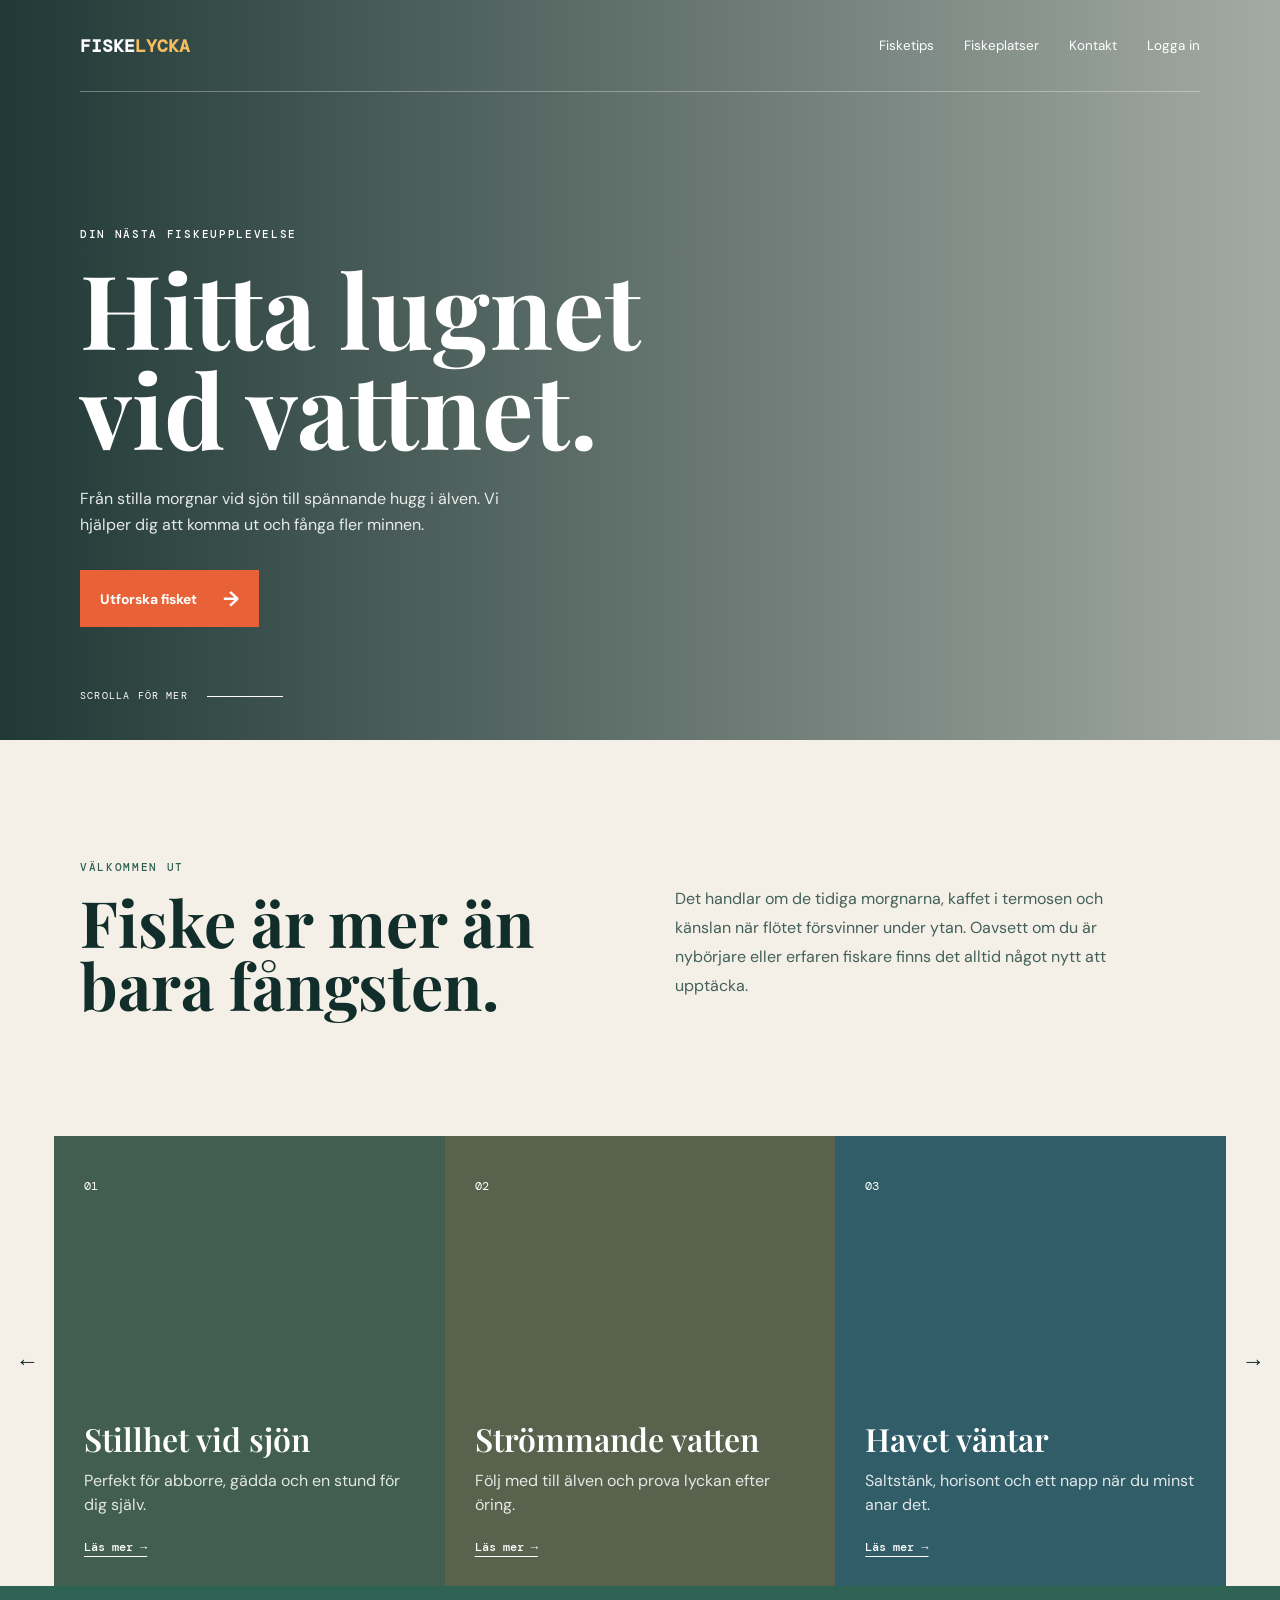
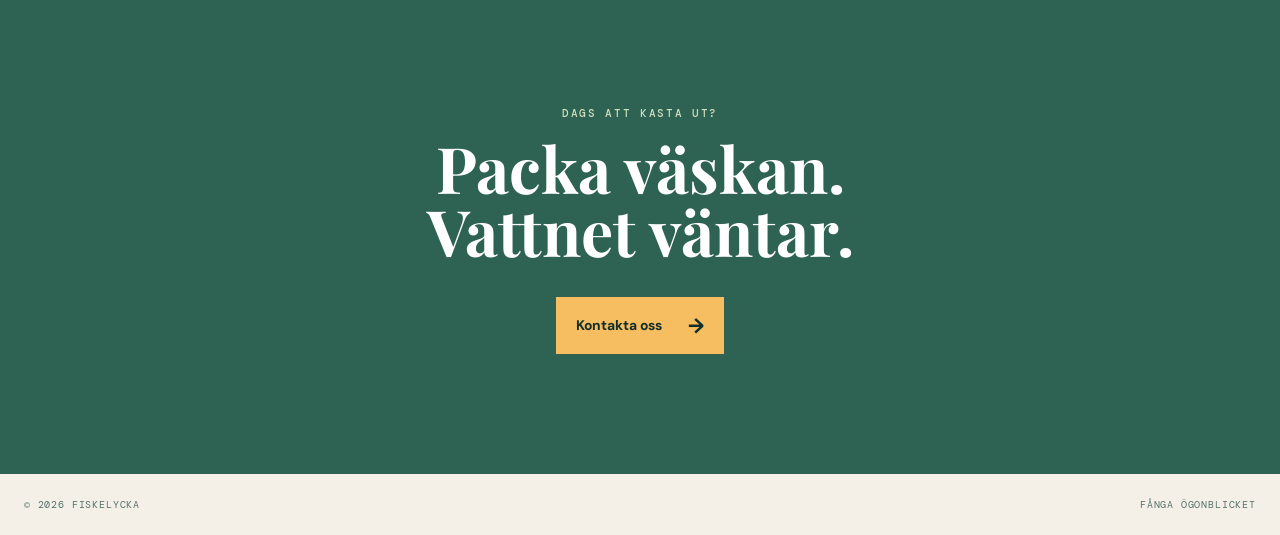
<file: index.html>
<!doctype html>
<html lang="sv">
  <head>
    <meta charset="UTF-8" />
    <meta name="viewport" content="width=device-width, initial-scale=1.0" />
    <meta
      name="description"
      content="Upptäck fiskeäventyr, tips och fina vatten med Fiskelycka."
    />
    <title>Fiskelycka | Ut i naturen</title>
    <link rel="stylesheet" href="style.css" />
  </head>
  <body>
    <header class="hero">
      <nav class="nav container">
        <a class="logo" href="#start">FISKE<span>LYCKA</span></a>
        <div class="nav-links">
          <a href="#tips">Fisketips</a><a href="#platser">Fiskeplatser</a
          ><a href="#kontakt">Kontakt</a><a href="loggain.html">Logga in</a>
        </div>
      </nav>
      <section class="hero-content container" id="start">
        <p class="eyebrow">DIN NÄSTA FISKEUPPLEVELSE</p>
        <h1>Hitta lugnet<br />vid vattnet.</h1>

        <p class="intro">
          Från stilla morgnar vid sjön till spännande hugg i älven. Vi hjälper
          dig att komma ut och fånga fler minnen.
        </p>
        <a class="button" href="#tips">Utforska fisket <span>→</span></a>
      </section>
      <p class="scroll-hint">SCROLLA FÖR MER <span></span></p>
    </header>
    <main>
      <section class="welcome container" id="tips">
        <div>
          <p class="eyebrow green">VÄLKOMMEN UT</p>
          <h2>Fiske är mer än<br />bara fångsten.</h2>
        </div>
        <p class="body-text">
          Det handlar om de tidiga morgnarna, kaffet i termosen och känslan när
          flötet försvinner under ytan. Oavsett om du är nybörjare eller erfaren
          fiskare finns det alltid något nytt att upptäcka.
        </p>
      </section>
      <section class="cards" id="platser" aria-label="Fiskeplatser">
        <button
          class="carousel-button carousel-prev"
          type="button"
          aria-label="Visa tidigare fiskeplatser"
        >
          &larr;
        </button>
        <div class="carousel-window">
          <div class="cards-track">
            <article class="card card-lake">
              <p>01</p>
              <div>
                <h3>Stillhet vid sjön</h3>
                <p>Perfekt för abborre, gädda och en stund för dig själv.</p>
                <a href="#kontakt">Läs mer →</a>
              </div>
            </article>
            <article class="card card-river">
              <p>02</p>
              <div>
                <h3>Strömmande vatten</h3>
                <p>Följ med till älven och prova lyckan efter öring.</p>
                <a href="kontakt.html">Läs mer →</a>
              </div>
            </article>
            <article class="card card-sea">
              <p>03</p>
              <div>
                <h3>Havet väntar</h3>
                <p>Saltstänk, horisont och ett napp när du minst anar det.</p>
                <a href="kontakt.html">Läs mer →</a>
              </div>
            </article>
            <article class="card card-mountain">
              <p>04</p>
              <div>
                <h3>Fjällens vatten</h3>
                <p>Klart vatten, vilda vyer och öring på kroken.</p>
                <a href="kontakt.html">Läs mer &rarr;</a>
              </div>
            </article>
            <article class="card card-reeds">
              <p>05</p>
              <div>
                <h3>Vassvikens gädda</h3>
                <p>Smyg längs vassen när de stora gäddorna jagar.</p>
                <a href="kontakt.html">Läs mer &rarr;</a>
              </div>
            </article>
            <article class="card card-sunset">
              <p>06</p>
              <div>
                <h3>Kväll vid bryggan</h3>
                <p>Njut av kvällsljuset medan du väntar på napp.</p>
                <a href="kontakt.html">Läs mer &rarr;</a>
              </div>
            </article>
            <article class="card card-coast">
              <p>07</p>
              <div>
                <h3>Kustens äventyr</h3>
                <p>Upptäck fisket där skärgården möter havet.</p>
                <a href="kontakt.html">Läs mer &rarr;</a>
              </div>
            </article>
          </div>
        </div>
        <button
          class="carousel-button carousel-next"
          type="button"
          aria-label="Visa fler fiskeplatser"
        >
          &rarr;
        </button>
      </section>
      <section class="cta" id="kontakt">
        <p class="eyebrow">DAGS ATT KASTA UT?</p>
        <h2>Packa väskan.<br />Vattnet väntar.</h2>
        <a class="button light" href="kontakt.html"
          >Kontakta oss <span>→</span></a
        >
      </section>
    </main>
    <footer>
      <span>© 2026 FISKELYCKA</span><span>FÅNGA ÖGONBLICKET</span>
    </footer>
    <script src="javascript.js"></script>
  </body>
</html>
</file>
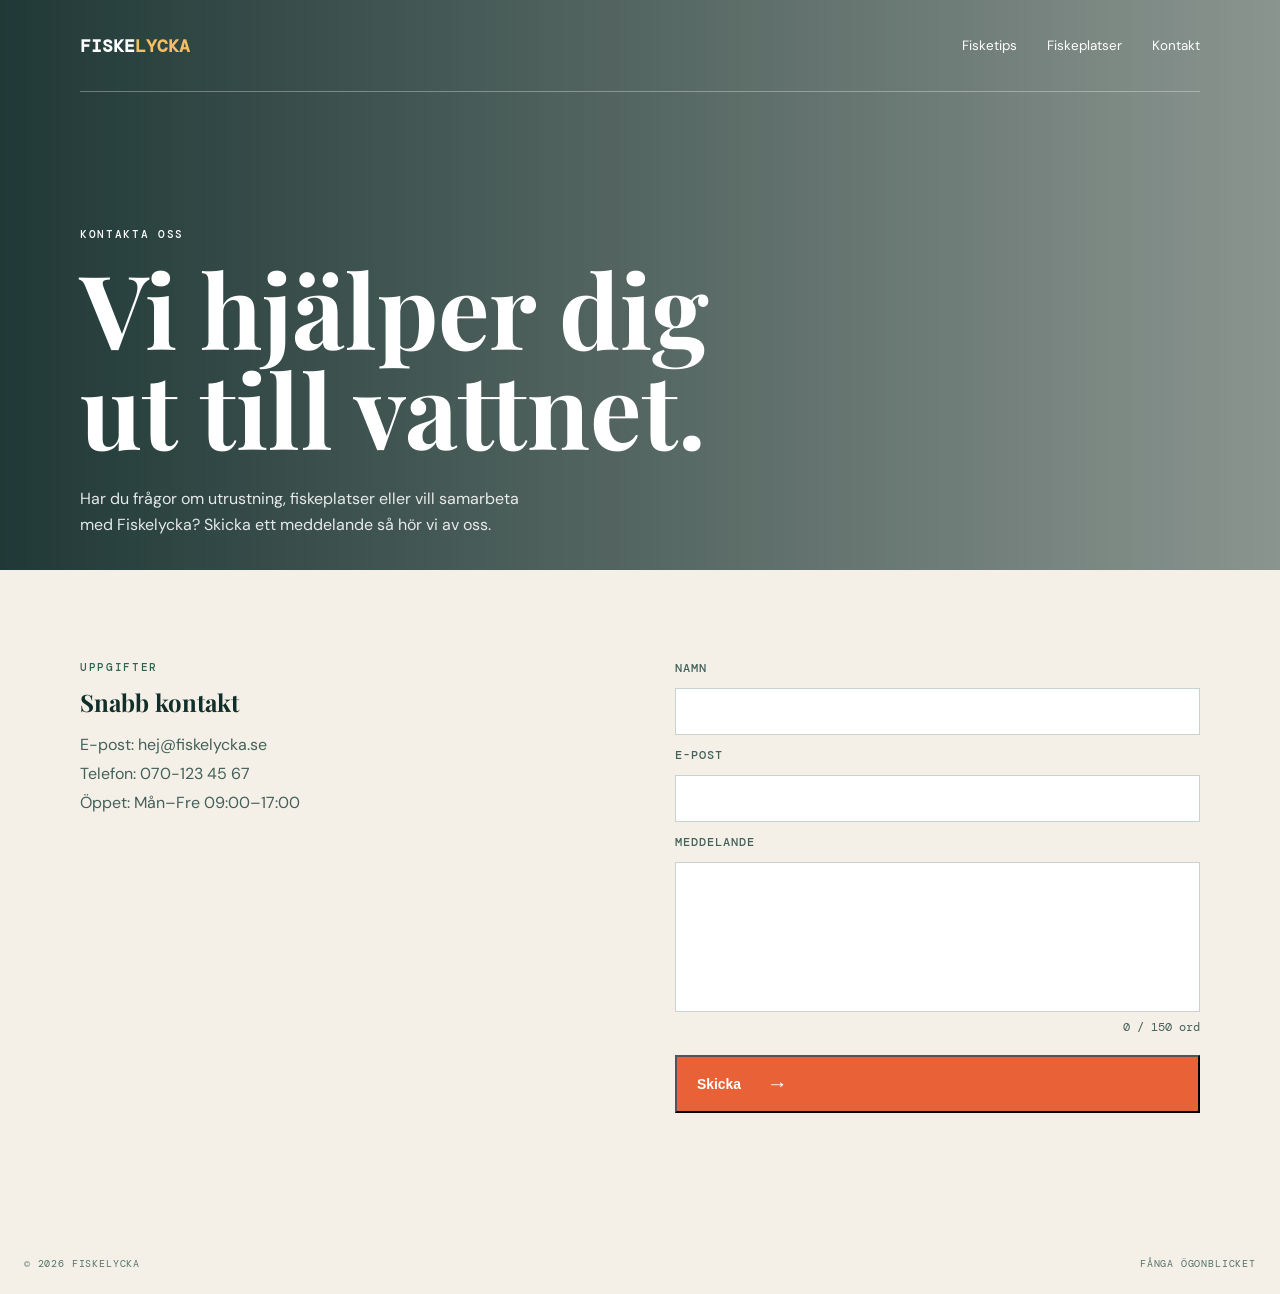
<file: kontakt.html>
<!doctype html>
<html lang="sv">
  <head>
    <meta charset="UTF-8" />
    <meta name="viewport" content="width=device-width, initial-scale=1.0" />
    <meta
      name="description"
      content="Kontakta Fiskelycka för frågor om fiskeplatser, tips och samarbeten."
    />
    <title>Kontakt | Fiskelycka</title>
    <link rel="stylesheet" href="style.css" />
  </head>
  <body>
    <header class="hero contact-hero">
      <nav class="nav container">
        <a class="logo" href="index.html#start">FISKE<span>LYCKA</span></a>
        <div class="nav-links">
          <a href="index.html#tips">Fisketips</a>
          <a href="index.html#platser">Fiskeplatser</a>
          <a href="kontakt.html">Kontakt</a>
        </div>
      </nav>

      <section class="hero-content container" id="start">
        <p class="eyebrow">KONTAKTA OSS</p>
        <h1>Vi hjälper dig<br />ut till vattnet.</h1>
        <p class="intro">
          Har du frågor om utrustning, fiskeplatser eller vill samarbeta med
          Fiskelycka? Skicka ett meddelande så hör vi av oss.
        </p>
      </section>
    </header>

    <main class="container contact-main">
      <section class="contact-grid">
        <article>
          <p class="eyebrow green">UPPGIFTER</p>
          <h2>Snabb kontakt</h2>
          <p class="body-text">
            E-post: hej@fiskelycka.se<br />
            Telefon: 070-123 45 67<br />
            Öppet: Mån–Fre 09:00–17:00
          </p>
        </article>

        <form class="contact-form" action="#" method="post">
          <label for="name">Namn</label>
          <input id="name" name="name" type="text" required />

          <label for="email">E-post</label>
          <input id="email" name="email" type="email" required />

          <label for="message">Meddelande</label>
          <textarea id="message" name="message" rows="6" aria-describedby="message-count" required></textarea>
          <p id="message-count" class="word-count" aria-live="polite">0 / 150 ord</p>

          <button class="button" type="submit">Skicka <span>→</span></button>
        </form>
      </section>
    </main>

    <footer>
      <span>© 2026 FISKELYCKA</span><span>FÅNGA ÖGONBLICKET</span>
    </footer>
    <script src="javascript.js"></script>
  </body>
</html>
</file>
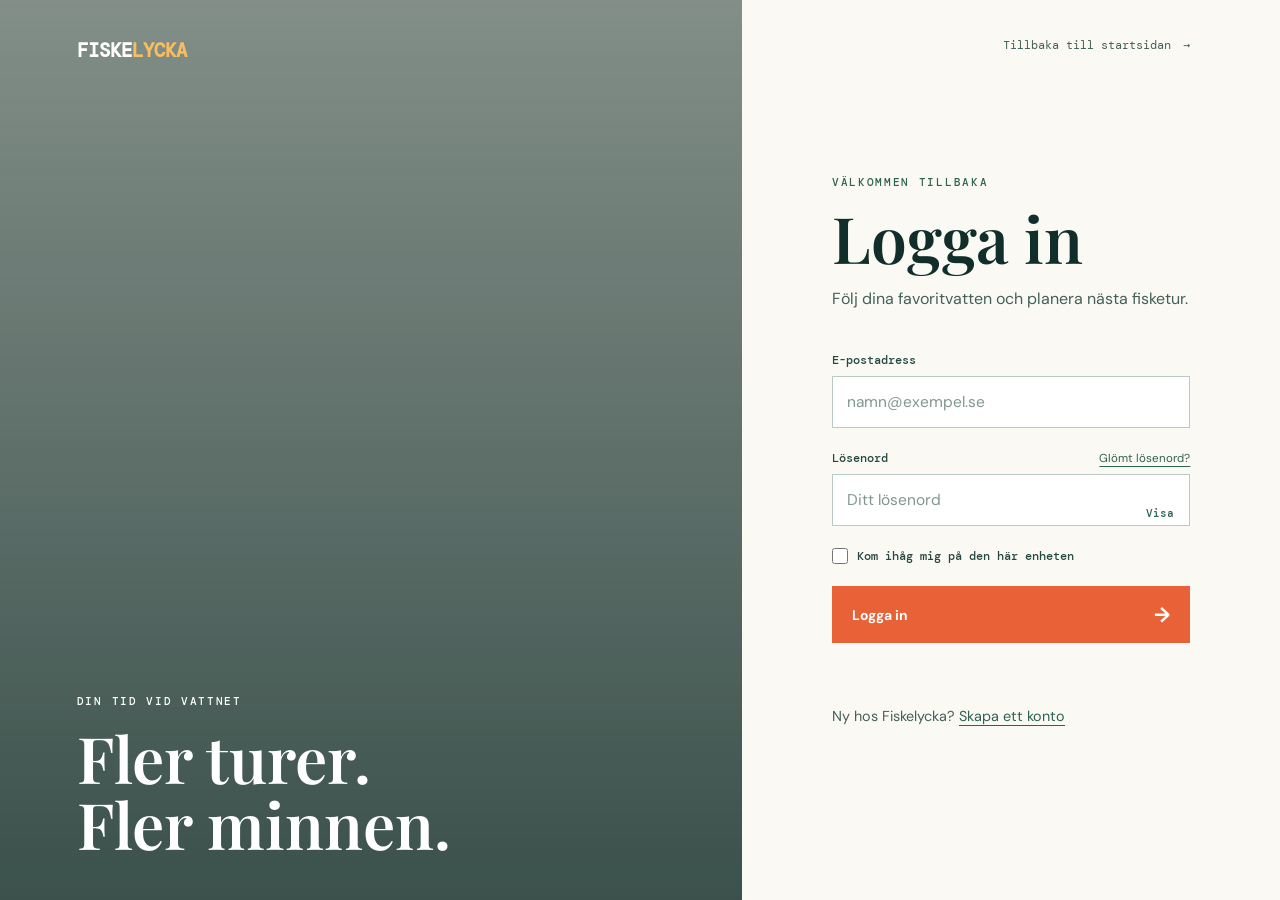
<file: loggain.html>
<!doctype html>
<html lang="sv">
  <head>
    <meta charset="UTF-8" />
    <meta name="viewport" content="width=device-width, initial-scale=1.0" />
    <meta
      name="description"
      content="Logga in på ditt Fiskelycka-konto och planera nästa tur."
    />
    <title>Logga in | Fiskelycka</title>
    <link rel="stylesheet" href="style.css" />
  </head>
  <body class="login-page">
    <main class="login-layout">
      <section class="login-image" aria-label="En fiskare vid en stilla sjö i morgonljus">
        <a class="logo login-logo" href="index.html">FISKE<span>LYCKA</span></a>
        <div class="login-image-copy">
          <p class="eyebrow">DIN TID VID VATTNET</p>
          <p>Fler turer. Fler minnen.</p>
        </div>
      </section>

      <section class="login-panel" aria-labelledby="login-title">
        <a class="login-back" href="index.html">Tillbaka till startsidan <span aria-hidden="true">&rarr;</span></a>
        <div class="login-content">
          <p class="eyebrow green">VÄLKOMMEN TILLBAKA</p>
          <h1 id="login-title">Logga in</h1>
          <p class="login-lead">Följ dina favoritvatten och planera nästa fisketur.</p>

          <form class="login-form" action="#" method="post" data-login-form>
            <div class="field-group">
              <label for="login-email">E-postadress</label>
              <input
                id="login-email"
                name="email"
                type="email"
                autocomplete="email"
                placeholder="namn@exempel.se"
                required
              />
            </div>

            <div class="field-group">
              <div class="label-row">
                <label for="login-password">Lösenord</label>
                <a href="mailto:hej@fiskelycka.se?subject=Aterstall%20losenord">Glömt lösenord?</a>
              </div>
              <div class="password-input">
                <input
                  id="login-password"
                  name="password"
                  type="password"
                  autocomplete="current-password"
                  placeholder="Ditt lösenord"
                  required
                />
                <button class="password-toggle" type="button" aria-controls="login-password" aria-pressed="false">Visa</button>
              </div>
            </div>

            <label class="remember-me" for="remember-me">
              <input id="remember-me" name="remember" type="checkbox" />
              <span>Kom ihåg mig på den här enheten</span>
            </label>

            <button class="button login-submit" type="submit">Logga in <span aria-hidden="true">&rarr;</span></button>
            <p class="login-status" aria-live="polite" data-login-status></p>
          </form>

          <p class="signup-prompt">Ny hos Fiskelycka? <a href="kontakt.html">Skapa ett konto</a></p>
        </div>
      </section>
    </main>
    <script src="javascript.js"></script>
  </body>
</html>
</file>
<file: style.css>
@import url('https://fonts.googleapis.com/css2?family=DM+Mono:wght@400;500&family=DM+Sans:wght@400;500;700&family=Playfair+Display:ital,wght@0,600;0,700;1,600&display=swap');

:root {
    --ink: #112e2a;
    --cream: #f4f0e7;
    --orange: #e96136;
    --green: #2e6252;
}

* {
    box-sizing: border-box;
}

html {
    scroll-behavior: smooth;
}

body {
    margin: 0;
    color: var(--ink);
    background: var(--cream);
    font-family: 'DM Sans', sans-serif;
}

.container {
    width: min(1120px, calc(100% - 48px));
    margin: 0 auto;
}

.hero {
    min-height: 740px;
    color: #fff;
    position: relative;
    overflow: hidden;
    background: linear-gradient(90deg, rgba(9, 37, 35, .9), rgba(9, 37, 35, .34)), url('https://images.unsplash.com/photo-1504208434309-cb69f4fe52b0?auto=format&fit=crop&w=1800&q=85') center/cover;
}

.nav {
    height: 92px;
    display: flex;
    justify-content: space-between;
    align-items: center;
    border-bottom: 1px solid rgba(255, 255, 255, .32);
}

.logo {
    color: white;
    text-decoration: none;
    font: 700 1.1rem 'DM Mono', monospace;
}

.logo span {
    color: #f6bd61;
}

.nav-links {
    display: flex;
    gap: 30px;
}

.nav-links a {
    color: #fff;
    text-decoration: none;
    font-size: .84rem;
}

.nav-links a:hover {
    color: #f6bd61;
}

.hero-content {
    padding-top: 135px;
}

.eyebrow {
    margin: 0 0 17px;
    letter-spacing: .15em;
    font: 500 .7rem 'DM Mono', monospace;
}

.hero h1,
h2 {
    margin: 0;
    font-family: 'Playfair Display', Georgia, serif;
    line-height: .98;
}

.hero h1 {
    max-width: 730px;
    font-size: clamp(3.7rem, 8vw, 6.7rem);
}

.intro {
    max-width: 440px;
    line-height: 1.65;
    margin: 27px 0 32px;
    color: rgba(255, 255, 255, .88);
}

.button {
    display: inline-flex;
    gap: 26px;
    align-items: center;
    padding: 15px 20px;
    background: var(--orange);
    color: white;
    text-decoration: none;
    font-weight: 700;
    font-size: .87rem;
    transition: transform .2s, background .2s;
}

.button:hover {
    transform: translateY(-3px);
    background: #c94c27;
}

.button span {
    font-size: 1.3rem;
}

.scroll-hint {
    position: absolute;
    bottom: 28px;
    left: max(24px, calc((100% - 1120px) / 2));
    font: .62rem 'DM Mono', monospace;
    letter-spacing: .12em;
}

.scroll-hint span {
    display: inline-block;
    height: 1px;
    width: 76px;
    margin-left: 12px;
    vertical-align: middle;
    background: #fff;
}

.welcome {
    display: grid;
    grid-template-columns: 1fr 1fr;
    gap: 70px;
    padding: 120px 0;
}

.green {
    color: var(--green);
}

.welcome h2,
.cta h2 {
    font-size: clamp(2.8rem, 5vw, 4.6rem);
}

.body-text {
    align-self: end;
    max-width: 440px;
    line-height: 1.8;
    color: #43605a;
}

.cards {
    display: grid;
    grid-template-columns: repeat(3, 1fr);
    padding-left: 10px;
    padding-right: 10px;
    padding-bottom: 10px;
}

.card {
    min-height: 450px;
    padding: 30px;
    color: #fff;
    display: flex;
    flex-direction: column;
    justify-content: space-between;
    background-size: cover;
    background-position: center;
    background-blend-mode: multiply;
}

.card>p {
    font: .75rem 'DM Mono', monospace;
}

.card h3 {
    margin: 0 0 9px;
    font: 600 2rem 'Playfair Display', serif;
}

.card div p {
    margin: 0 0 18px;
    line-height: 1.5;
    color: rgba(255, 255, 255, .85);
}

.card a {
    color: white;
    font: 500 .75rem 'DM Mono', monospace;
    text-underline-offset: 5px;
}

.card-lake {
    background-color: #415e51;
    background-image: url('https://images.unsplash.com/photo-1494783367193-149034c05e8f?auto=format&fit=crop&w=800&q=80');
}

.card-river {
    background-color: #58624d;
    background-image: url('https://images.unsplash.com/photo-1441974231531-c6227db76b6e?auto=format&fit=crop&w=800&q=80');
}

.card-sea {
    background-color: #315d68;
    background-image: url('https://images.unsplash.com/photo-1500530855697-b586d89ba3ee?auto=format&fit=crop&w=800&q=80');
}

.cta {
    padding: 120px 24px;
    text-align: center;
    color: #fff;
    background: var(--green);
}

.cta h2 {
    margin-bottom: 34px;
}

.cta .eyebrow {
    color: #cddfbd;
}

.light {
    background: #f6bd61;
    color: var(--ink);
}

.light:hover {
    background: #fff0c9;
}

footer {
    display: flex;
    justify-content: space-between;
    padding: 24px;
    color: #53726a;
    font: .65rem 'DM Mono', monospace;
    letter-spacing: .08em;
}

@media (max-width: 700px) {
    .hero {
        min-height: 680px;
    }

    .nav {
        height: 76px;
    }

    .nav-links {
        gap: 14px;
    }

    .nav-links a {
        font-size: .7rem;
    }

    .hero-content {
        padding-top: 130px;
    }

    .welcome {
        grid-template-columns: 1fr;
        gap: 25px;
        padding: 76px 0;
    }

    .cards {
        grid-template-columns: 1fr;
    }

    .card {
        min-height: 340px;
    }

    .cta {
        padding: 80px 24px;
    }
}

/* ...existing code... */

.contact-hero {
    min-height: 520px;
    background: linear-gradient(90deg, rgba(9, 37, 35, .9), rgba(9, 37, 35, .45)), url('https://images.unsplash.com/photo-1473116763249-2faaef81ccda?auto=format&fit=crop&w=1800&q=85') center/cover;
}

.contact-main {
    padding: 90px 0 120px;
}

.contact-grid {
    display: grid;
    grid-template-columns: 1fr 1fr;
    gap: 70px;
}

.contact-form {
    display: grid;
    gap: 12px;
}

.contact-form label {
    font: 500 .78rem 'DM Mono', monospace;
    letter-spacing: .08em;
    text-transform: uppercase;
    color: #43605a;
}

.contact-form input,
.contact-form textarea {
    width: 100%;
    border: 1px solid #c7d3cf;
    background: #fff;
    padding: 12px 14px;
    font: 400 1rem 'DM Sans', sans-serif;
    color: var(--ink);
}

.contact-form input:focus,
.contact-form textarea:focus {
    outline: 2px solid #8eb2a7;
    border-color: #8eb2a7;
}

.contact-form textarea {
    height: 150px;
    resize: none;
}

.word-count {
    margin: -4px 0 8px;
    color: #43605a;
    font: .72rem 'DM Mono', monospace;
    text-align: right;
}

.word-count.limit-reached {
    color: #b63b21;
}

/* ...existing code... */

@media (max-width: 700px) {
    /* ...existing code... */

    .contact-grid {
        grid-template-columns: 1fr;
        gap: 28px;
    }
}

/* Bildkarusell */
.cards {
    display: block;
    position: relative;
    padding: 0 54px;
}

.carousel-window {
    overflow: hidden;
}

.cards-track {
    display: flex;
    transition: transform .45s ease;
}

.cards-track.is-resetting {
    transition: none;
}

.cards-track .card {
    flex: 0 0 calc(100% / 3);
}

.card-mountain {
    background-color: #4d695d;
    background-image: url('https://images.unsplash.com/photo-1439853949127-fa647821eba0?auto=format&fit=crop&w=800&q=80');
}

.card-reeds {
    background-color: #476250;
    background-image: url('https://images.unsplash.com/photo-1473448912268-2022ce9509d8?auto=format&fit=crop&w=800&q=80');
}

.card-sunset {
    background-color: #795c3d;
    background-image: url('https://images.unsplash.com/photo-1507525428034-b723cf961d3e?auto=format&fit=crop&w=800&q=80');
}

.card-coast {
    background-color: #376471;
    background-image: url('https://images.unsplash.com/photo-1497250681960-ef046c08a56e?auto=format&fit=crop&w=800&q=80');
}

.carousel-button {
    position: absolute;
    z-index: 1;
    top: 50%;
    width: 40px;
    height: 40px;
    border: 0;
    border-radius: 50%;
    color: var(--ink);
    background: var(--cream);
    cursor: pointer;
    font-size: 1.45rem;
    transform: translateY(-50%);
    transition: background .2s, transform .2s;
}

.carousel-button:hover {
    background: #f6bd61;
    transform: translateY(-50%) scale(1.08);
}

.carousel-button:disabled {
    opacity: .4;
    cursor: default;
}

.carousel-button:disabled:hover {
    background: var(--cream);
    transform: translateY(-50%);
}

.carousel-prev {
    left: 7px;
}

.carousel-next {
    right: 7px;
}

@media (max-width: 700px) {
    .cards {
        padding: 0 45px;
    }

    .cards-track .card {
        flex-basis: 100%;
    }
}

/* Inloggning */
.login-page {
    min-height: 100vh;
}

.login-layout {
    min-height: 100vh;
    display: grid;
    grid-template-columns: minmax(320px, 1fr) minmax(460px, 42%);
}

.login-image {
    min-height: 100vh;
    position: relative;
    display: flex;
    flex-direction: column;
    justify-content: space-between;
    padding: 38px clamp(34px, 6vw, 90px) 44px;
    color: #fff;
    background: linear-gradient(180deg, rgba(7, 36, 32, .48), rgba(7, 36, 32, .78)), url('https://images.unsplash.com/photo-1544551763-46a013bb70d5?auto=format&fit=crop&w=1600&q=85') center/cover;
}

.login-logo {
    width: fit-content;
    font-size: 1.18rem;
}

.login-image-copy p:last-child {
    max-width: 380px;
    margin: 0;
    font: 600 clamp(2.7rem, 5vw, 4.7rem)/1.02 'Playfair Display', Georgia, serif;
}

.login-panel {
    position: relative;
    display: flex;
    align-items: center;
    padding: 80px clamp(32px, 7vw, 108px);
    background: #fbf9f4;
}

.login-back {
    position: absolute;
    top: 38px;
    right: clamp(32px, 7vw, 108px);
    color: #43605a;
    font: .72rem 'DM Mono', monospace;
    text-decoration: none;
}

.login-back span {
    display: inline-block;
    margin-left: 5px;
    transition: transform .2s;
}

.login-back:hover span {
    transform: translateX(4px);
}

.login-content {
    width: min(100%, 410px);
}

.login-content h1 {
    margin: 0;
    font: 600 clamp(3.1rem, 5vw, 4.35rem)/1 'Playfair Display', Georgia, serif;
}

.login-lead {
    margin: 16px 0 40px;
    color: #43605a;
    line-height: 1.65;
}

.login-form {
    display: grid;
    gap: 22px;
}

.field-group {
    display: grid;
    gap: 8px;
}

.field-group label,
.remember-me {
    color: #254942;
    font: 500 .75rem 'DM Mono', monospace;
}

.field-group input {
    width: 100%;
    min-height: 52px;
    border: 1px solid #b9c9c3;
    border-radius: 0;
    padding: 0 14px;
    color: var(--ink);
    background: #fff;
    font: 400 .97rem 'DM Sans', sans-serif;
}

.field-group input::placeholder {
    color: #83968f;
}

.field-group input:focus {
    outline: 2px solid #8eb2a7;
    outline-offset: 1px;
    border-color: #8eb2a7;
}

.label-row {
    display: flex;
    justify-content: space-between;
    align-items: baseline;
    gap: 16px;
}

.label-row a,
.signup-prompt a {
    color: var(--green);
    text-underline-offset: 4px;
}

.label-row a {
    font-size: .72rem;
}

.password-input {
    position: relative;
}

.password-input input {
    padding-right: 62px;
}

.password-toggle {
    position: absolute;
    top: 50%;
    right: 10px;
    border: 0;
    padding: 6px;
    color: var(--green);
    background: transparent;
    font: 500 .71rem 'DM Mono', monospace;
    cursor: pointer;
}

.password-toggle:hover {
    color: var(--orange);
}

.remember-me {
    display: flex;
    align-items: center;
    gap: 9px;
    cursor: pointer;
}

.remember-me input {
    width: 16px;
    height: 16px;
    margin: 0;
    accent-color: var(--green);
}

.login-submit {
    justify-content: space-between;
    width: 100%;
    border: 0;
    cursor: pointer;
    font-family: 'DM Sans', sans-serif;
}

.login-status {
    min-height: 1.2em;
    margin: -8px 0 0;
    color: var(--green);
    font-size: .85rem;
}

.signup-prompt {
    margin: 34px 0 0;
    color: #43605a;
    font-size: .9rem;
}

@media (max-width: 820px) {
    .login-layout {
        grid-template-columns: 1fr;
    }

    .login-image {
        min-height: 270px;
        padding: 27px 28px;
    }

    .login-image-copy p:last-child {
        font-size: 2.6rem;
    }

    .login-panel {
        min-height: calc(100vh - 270px);
        padding: 90px 28px 60px;
    }

    .login-back {
        top: 30px;
        right: 28px;
    }
}
</file>
